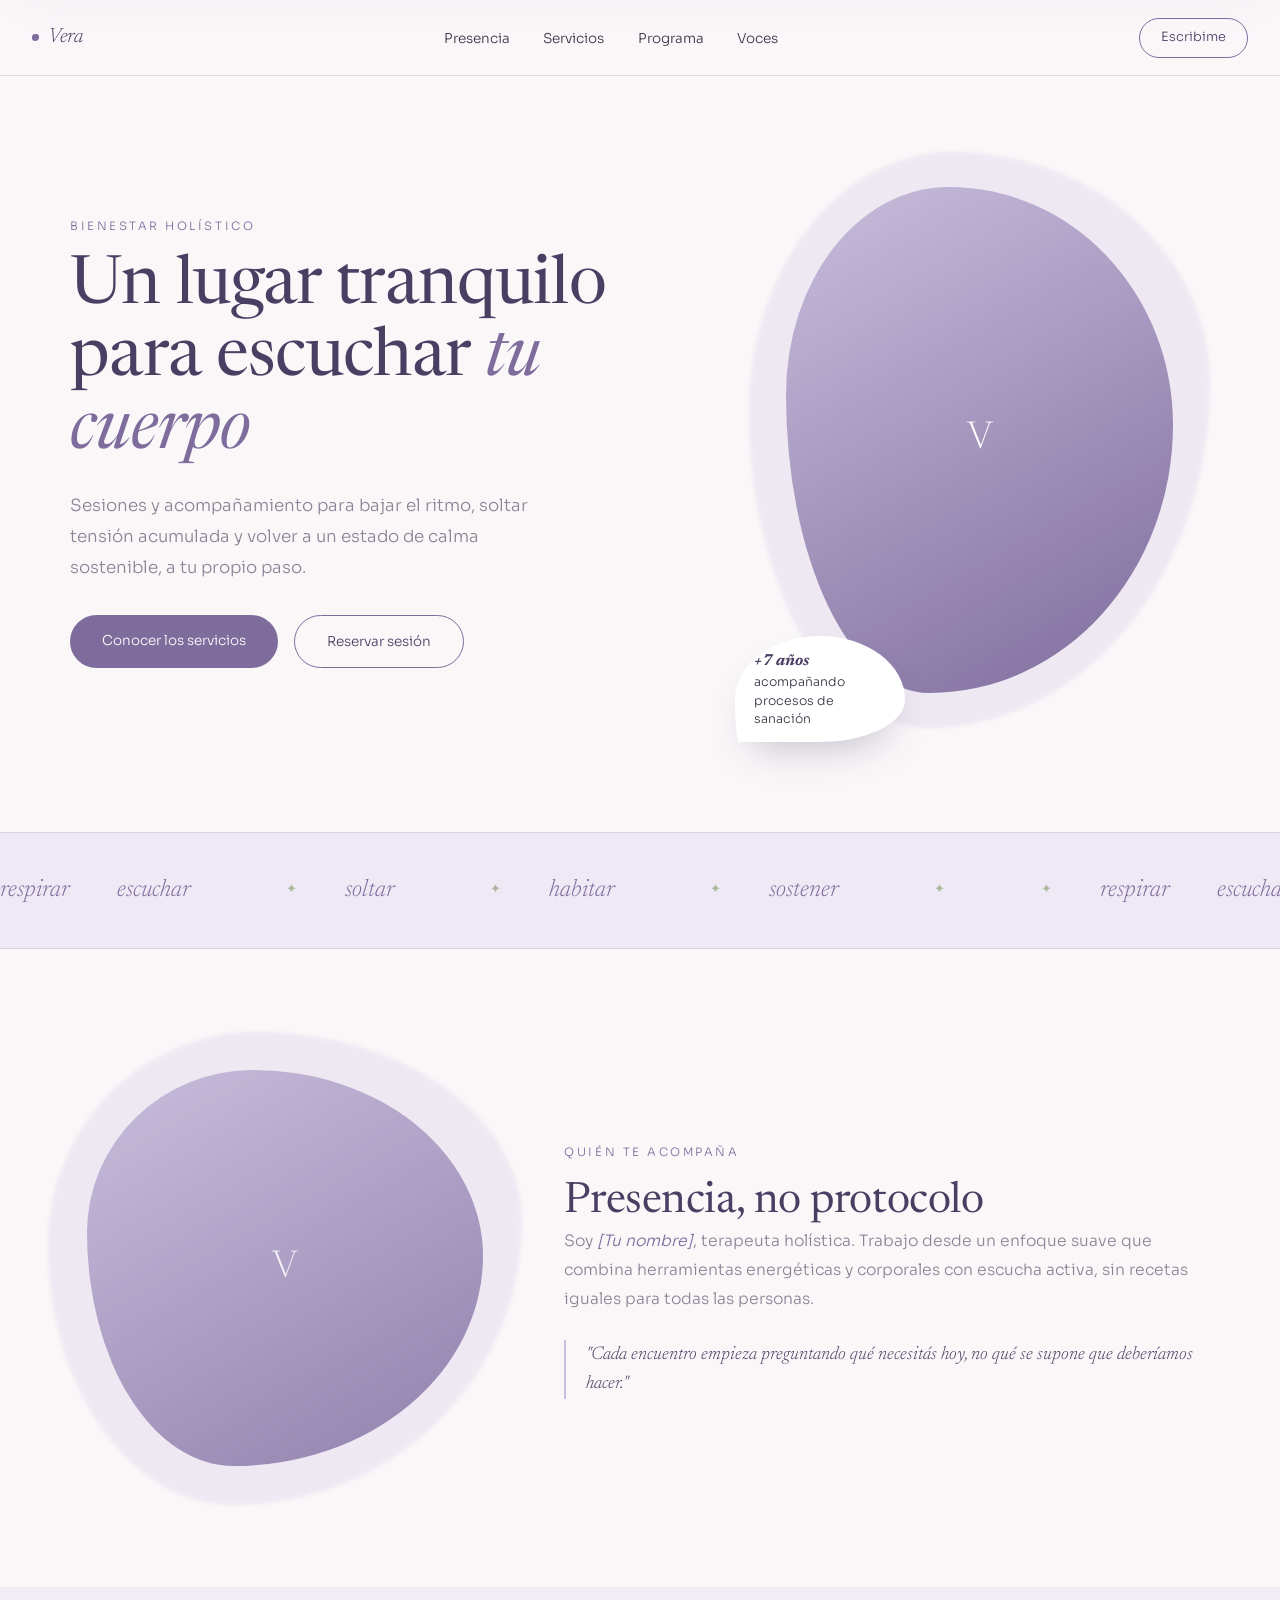
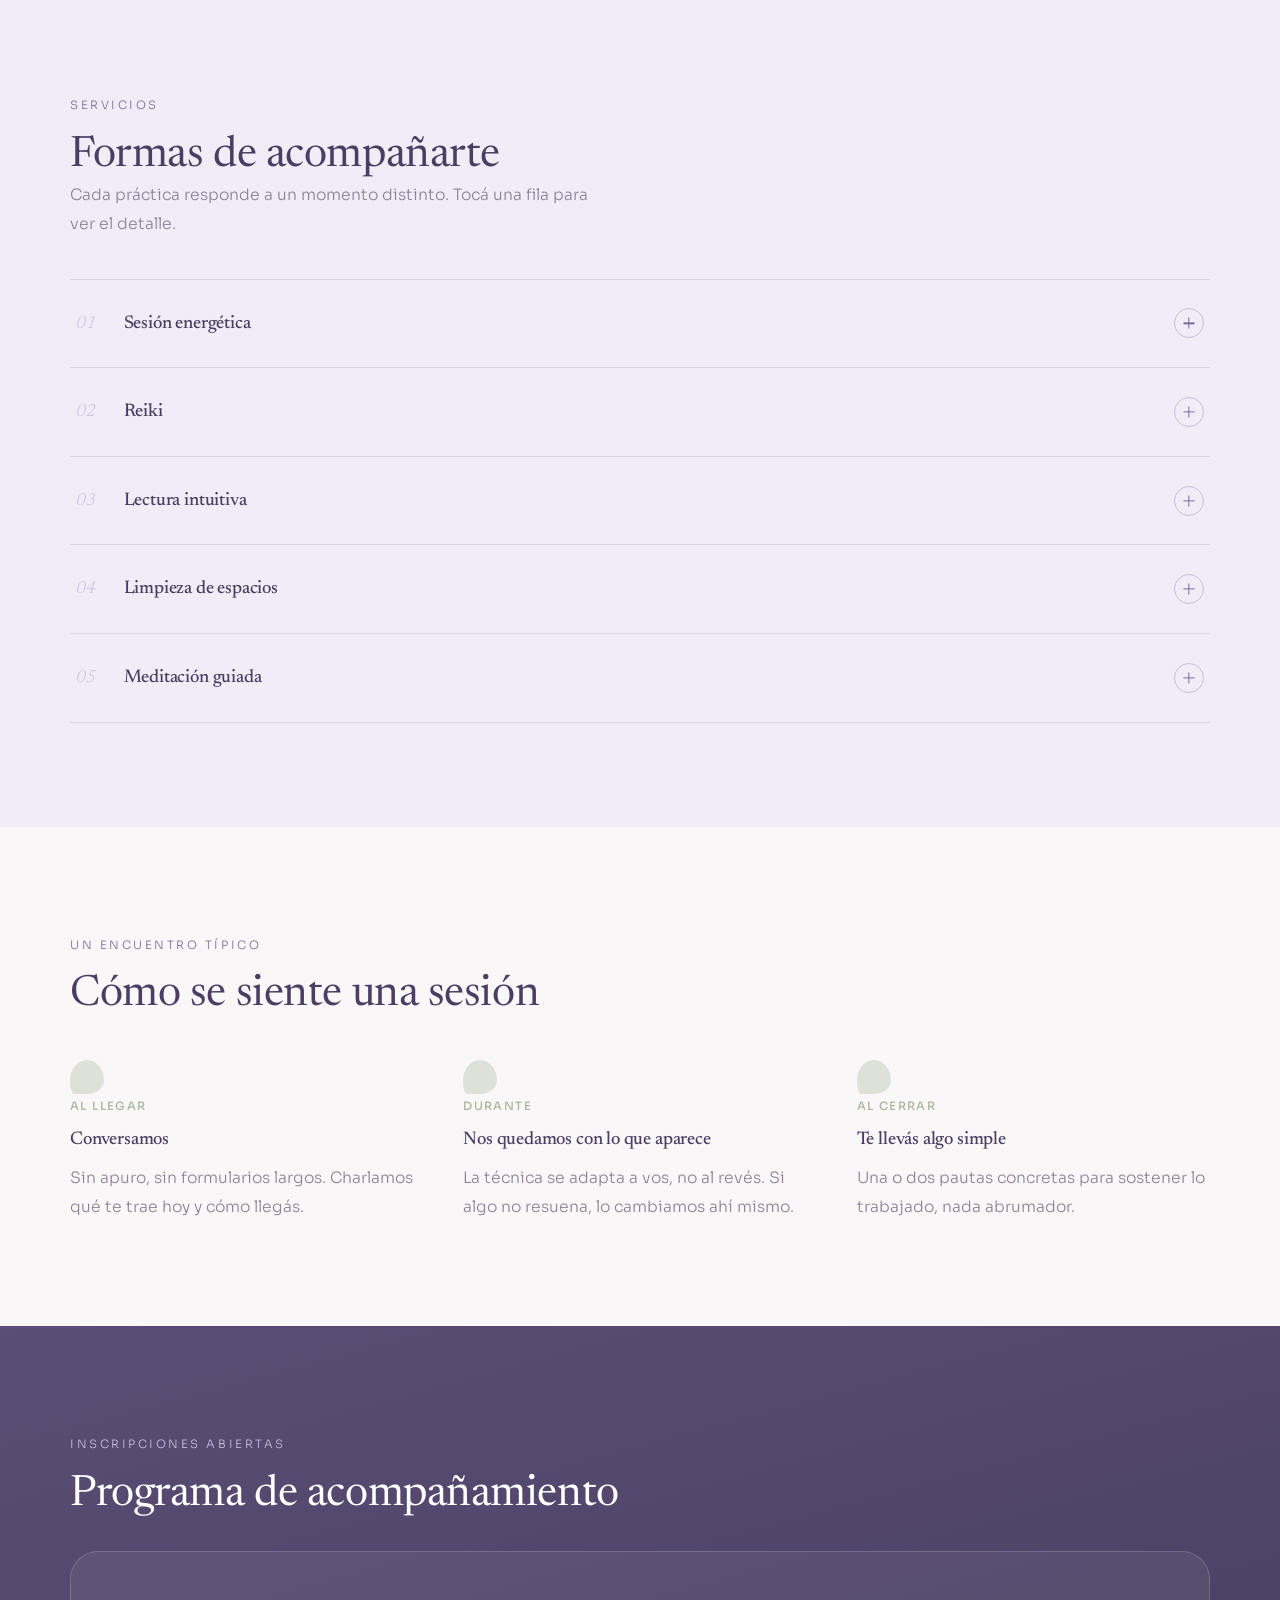
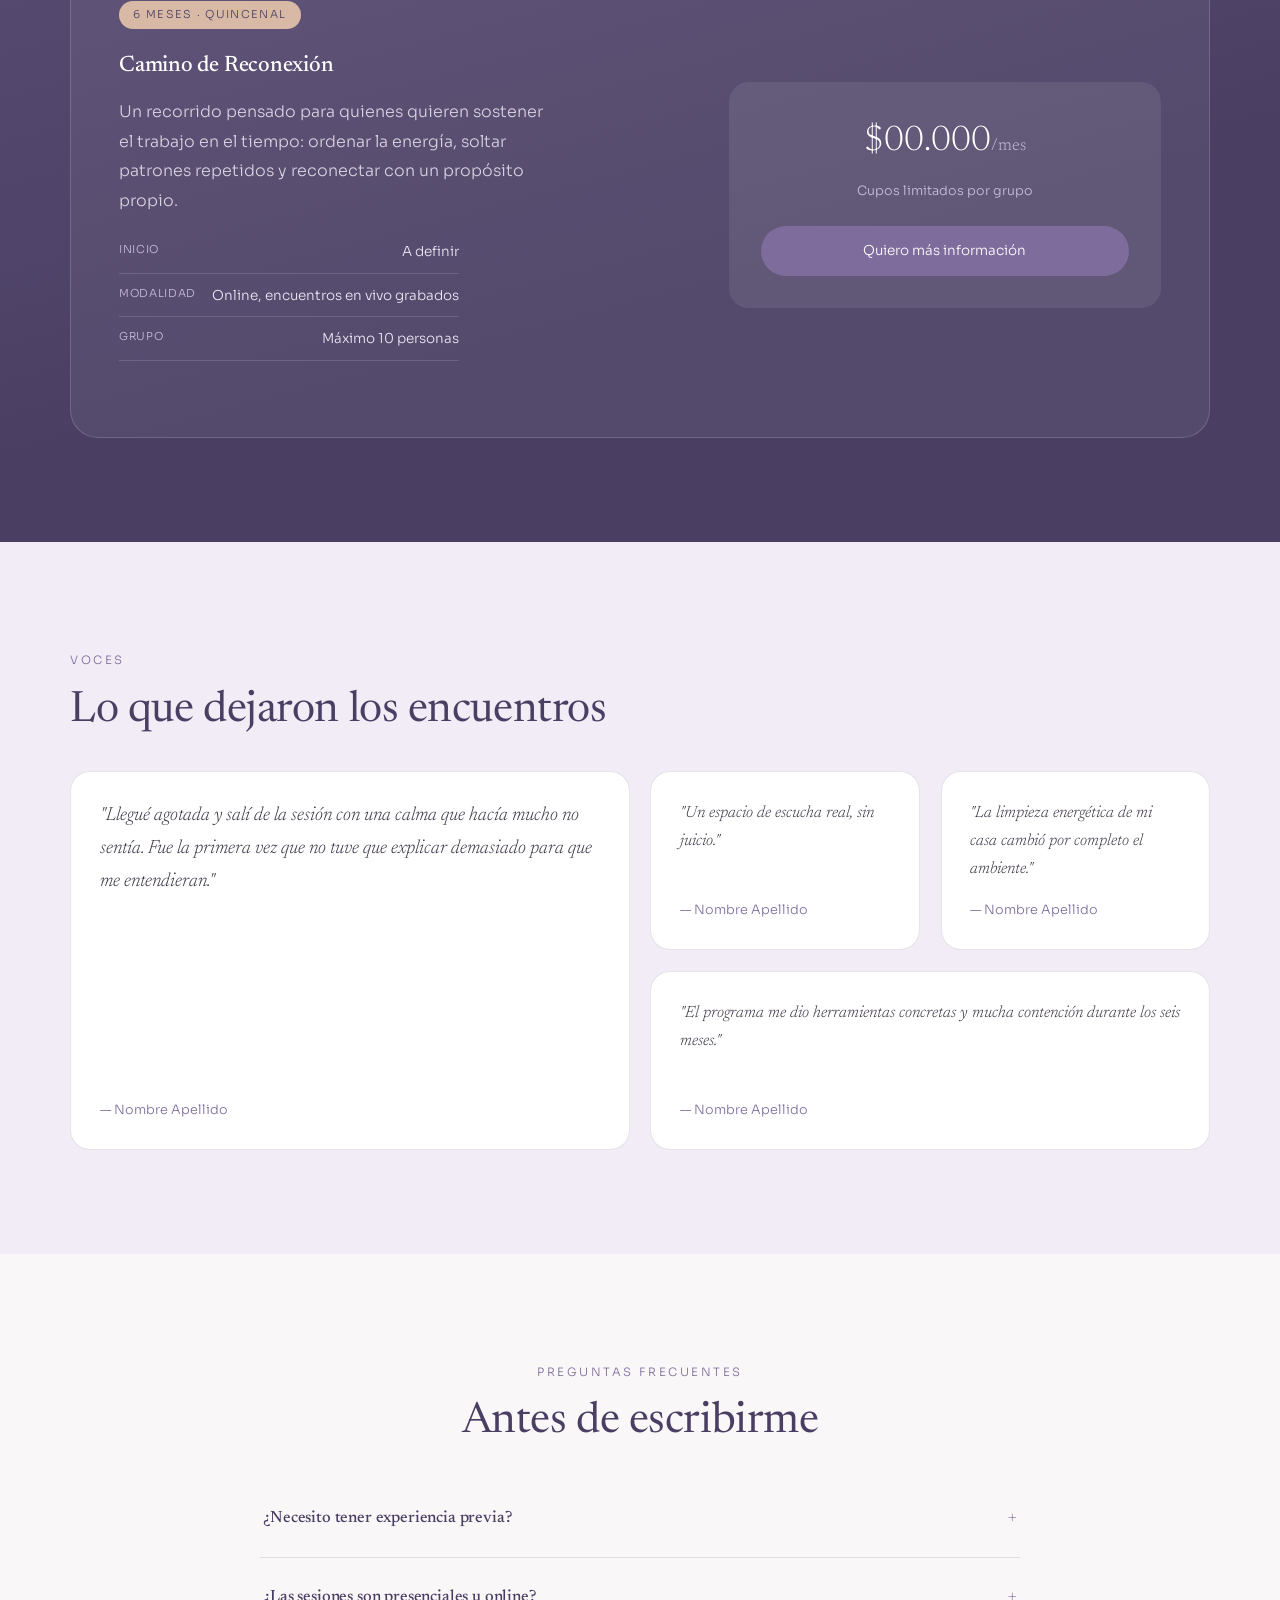
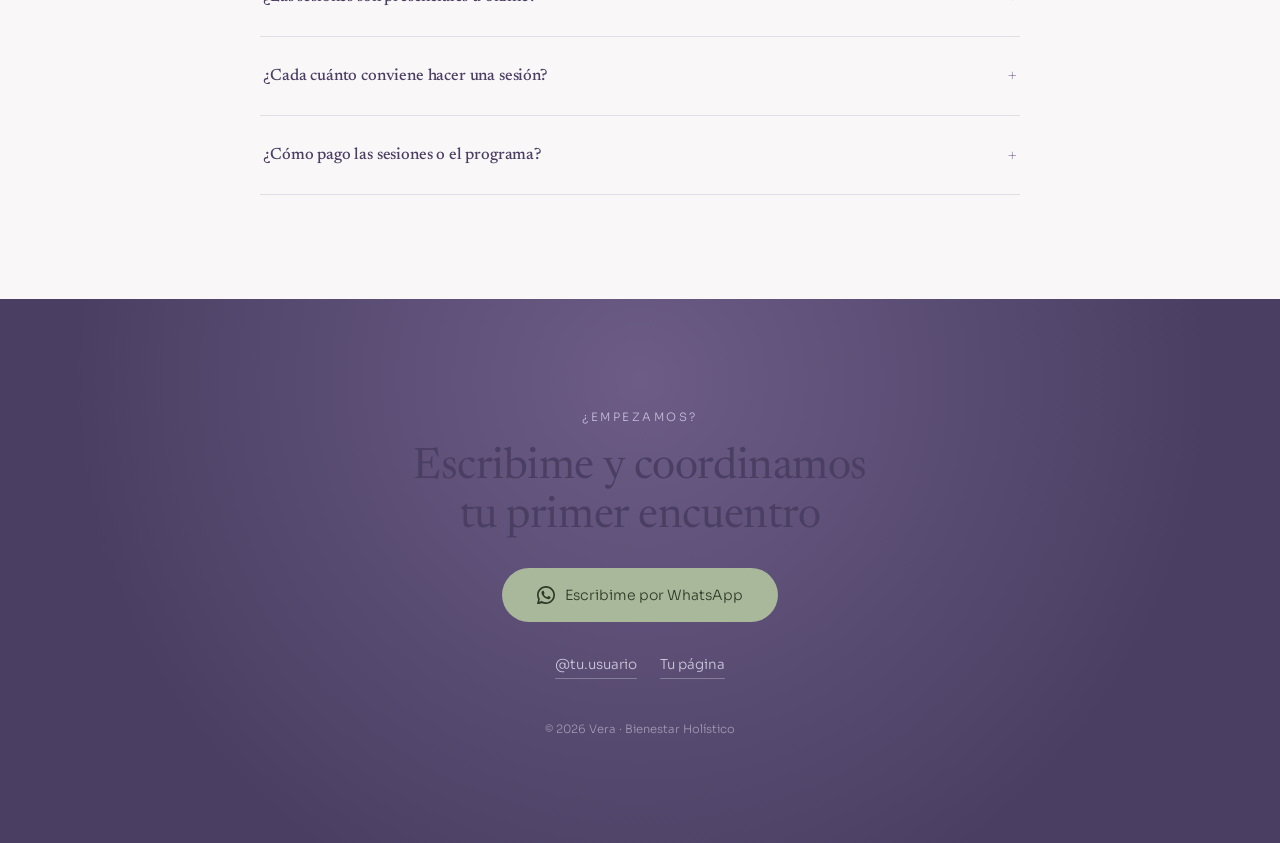
<file: Plantilla 4/index.html>
<!DOCTYPE html>
<html lang="es">
<head>
<meta charset="UTF-8"/>
<meta name="viewport" content="width=device-width, initial-scale=1.0"/>
<title>Vera — Espacio de Bienestar</title>
<link rel="preconnect" href="https://fonts.googleapis.com"/>
<link rel="preconnect" href="https://fonts.gstatic.com" crossorigin/>
<link href="https://fonts.googleapis.com/css2?family=Newsreader:ital,opsz,wght@0,6..72,300;0,6..72,400;0,6..72,500;1,6..72,400;1,6..72,500&family=Sora:wght@300;400;500;600&display=swap" rel="stylesheet"/>
<style>
/* ============================================================
   TOKENS
============================================================ */
:root{
  --violet-deep:#4A3F63;
  --violet:#7E6C9C;
  --violet-soft:#C9BEDD;
  --lavender-mist:#EFE9F6;
  --sage:#A9B79A;
  --clay:#D8B9A6;
  --bg:#FAF7F9;
  --bg-alt:#F1ECF6;
  --text:#3A3244;
  --text-dim:#8C8296;
  --white:#FFFFFF;
  --border: rgba(74,63,99,0.14);
}
*,*::before,*::after{margin:0;padding:0;box-sizing:border-box;}
html{scroll-behavior:smooth;}
body{
  background:var(--bg); color:var(--text);
  font-family:'Sora',sans-serif; font-weight:300;
  font-size:16px; line-height:1.6; overflow-x:hidden;
}
h1,h2,h3{font-family:'Newsreader',serif; font-weight:400; color:var(--violet-deep); letter-spacing:-0.01em;}
h1{font-size:clamp(2.4rem,5.6vw,4.2rem); line-height:1.08;}
h2{font-size:clamp(1.9rem,3.4vw,2.7rem); line-height:1.15;}
h3{font-size:1.15rem; font-weight:500;}
em{font-style:italic; color:var(--violet);}
a{color:inherit;}
.eyebrow{font-size:0.72rem; letter-spacing:0.22em; text-transform:uppercase; color:var(--violet); margin-bottom:1rem; display:inline-block;}
.eyebrow.on-dark{color:var(--violet-soft);}
.muted{color:var(--text-dim); font-size:0.98rem; line-height:1.85;}
.section{position:relative; padding:6.5rem 2rem;}
.section-inner{max-width:1140px; margin:0 auto; position:relative; z-index:2;}
.center{text-align:center;}
.section--alt{background:var(--bg-alt);}
.section--deep{background:linear-gradient(165deg,#5B4E76,var(--violet-deep) 65%); color:var(--lavender-mist);}
.section--deep h2, .section--deep h3{color:var(--white);}

/* ── blob signature shape (reused throughout) ── */
.blob-frame{
  --r: 42% 58% 63% 37% / 41% 47% 53% 59%;
  border-radius:var(--r);
  overflow:hidden;
  transition:border-radius 0.6s ease;
}
.blob-frame:hover{ --r: 58% 42% 37% 63% / 53% 59% 41% 47%; }
.blob-frame img{width:100%; height:100%; object-fit:cover; display:block;}
.blob-frame.fallback{
  display:flex; align-items:center; justify-content:center;
  background:linear-gradient(150deg,var(--violet-soft),var(--violet));
  color:var(--white); font-family:'Newsreader',serif; font-size:2.4rem;
}
.blob-bg{
  position:absolute; border-radius:44% 56% 61% 39% / 45% 40% 60% 55%;
  background:var(--violet-soft); opacity:0.25; z-index:1; filter:blur(2px);
}

/* ── NAV ── */
.nav{
  position:fixed; top:0; left:0; right:0; z-index:100;
  display:flex; align-items:center; justify-content:space-between;
  padding:1.1rem 2rem; background:rgba(250,247,249,0.82); backdrop-filter:blur(10px);
  border-bottom:1px solid var(--border);
}
.nav-logo{display:flex; align-items:center; gap:0.55rem; font-family:'Newsreader',serif; font-style:italic; font-size:1.3rem; color:var(--violet-deep); text-decoration:none;}
.nav-logo .dot{width:7px;height:7px;border-radius:50% 40% 60% 45%; background:var(--violet);}
.nav-links{display:flex; gap:2.1rem; list-style:none;}
.nav-links a{font-size:0.85rem; text-decoration:none; color:var(--text); position:relative; padding-bottom:3px;}
.nav-links a::after{content:'';position:absolute; left:0; bottom:0; width:0; height:1px; background:var(--violet); transition:width 0.3s;}
.nav-links a:hover::after{width:100%;}
.nav-cta{display:inline-block; padding:0.55rem 1.3rem; border:1px solid var(--violet); border-radius:30px; font-size:0.8rem; text-decoration:none; color:var(--violet-deep); transition:background 0.3s,color 0.3s;}
.nav-cta:hover{background:var(--violet); color:var(--white);}
.nav-toggle{display:none; flex-direction:column; gap:4px; background:none; border:none; cursor:pointer; padding:0.4rem;}
.nav-toggle span{width:20px; height:1.5px; background:var(--violet-deep);}
.mobile-panel{
  position:fixed; inset:0 0 auto 0; top:64px; z-index:99; background:var(--white);
  padding:1.5rem 2rem 2rem; display:flex; flex-direction:column; gap:1rem;
  transform:translateY(-120%); transition:transform 0.35s ease; box-shadow:0 20px 40px -20px rgba(74,63,99,0.3);
}
.mobile-panel.open{transform:translateY(0);}
.mobile-panel a{text-decoration:none; color:var(--violet-deep); font-family:'Newsreader',serif; font-size:1.15rem; padding-bottom:0.6rem; border-bottom:1px solid var(--border);}

/* ── HERO ── */
.hero{padding-top:9.5rem;}
.hero-grid{display:grid; grid-template-columns:1.15fr 0.85fr; gap:3.5rem; align-items:center;}
.hero-text p.lede{font-size:1.05rem; color:var(--text-dim); max-width:460px; margin:1.3rem 0 2rem; line-height:1.85;}
.hero-actions{display:flex; gap:1rem; flex-wrap:wrap;}
.btn-primary{display:inline-block; padding:0.9rem 2rem; background:var(--violet); color:var(--white); border-radius:30px; text-decoration:none; font-size:0.85rem; border:none; cursor:pointer; transition:background 0.3s, transform 0.2s; font-family:'Sora',sans-serif;}
.btn-primary:hover{background:var(--violet-deep); transform:translateY(-2px);}
.btn-ghost{display:inline-block; padding:0.9rem 2rem; border:1px solid var(--violet); color:var(--violet-deep); border-radius:30px; text-decoration:none; font-size:0.85rem; transition:background 0.3s;}
.btn-ghost:hover{background:var(--lavender-mist);}
.hero-visual{position:relative; aspect-ratio:4/5;}
.hero-visual .blob-frame{position:absolute; inset:6% 8%; z-index:2;}
.hero-visual .blob-bg{inset:0; z-index:1;}
.hero-tag{
  position:absolute; bottom:-14px; left:-14px; z-index:3; background:var(--white);
  padding:0.8rem 1.2rem; border-radius:50% 50% 50% 4px / 60% 60% 40% 40%;
  box-shadow:0 20px 40px -18px rgba(74,63,99,0.35); font-size:0.78rem; max-width:170px; line-height:1.5;
}
.hero-tag strong{display:block; font-family:'Newsreader',serif; font-style:italic; font-size:1rem; color:var(--violet-deep);}

/* ── MARQUEE ── */
.marquee-wrap{overflow:hidden; padding:2.4rem 0; border-top:1px solid var(--border); border-bottom:1px solid var(--border); background:var(--lavender-mist);}
.marquee-track{display:flex; gap:3rem; white-space:nowrap; animation:scrollX 32s linear infinite; width:max-content;}
.marquee-track span{font-family:'Newsreader',serif; font-style:italic; font-size:1.5rem; color:var(--violet); display:flex; align-items:center; gap:3rem;}
.marquee-track span::after{content:'✦'; font-style:normal; font-size:0.8rem; color:var(--sage); margin-left:3rem;}
@keyframes scrollX{ from{transform:translateX(0);} to{transform:translateX(-50%);} }
@media (prefers-reduced-motion: reduce){ .marquee-track{animation:none;} }

/* ── PRESENCIA ── */
.about-grid{display:grid; grid-template-columns:0.8fr 1.2fr; gap:4rem; align-items:center;}
.about-visual{position:relative; aspect-ratio:1/1;}
.about-visual .blob-frame{position:absolute; inset:4%;}
.about-visual .blob-bg{width:110%; height:110%; top:-5%; left:-5%; z-index:1;}
.about-quote{margin-top:1.6rem; padding-left:1.2rem; border-left:2px solid var(--violet-soft); font-family:'Newsreader',serif; font-style:italic; color:var(--violet-deep); font-size:1.15rem; line-height:1.6;}

/* ── SERVICIOS: acordeón editorial ── */
.service-list{border-top:1px solid var(--border);}
.service-row{border-bottom:1px solid var(--border); cursor:pointer;}
.service-head{display:flex; align-items:center; justify-content:space-between; padding:1.8rem 0.4rem; gap:1.5rem;}
.service-head-left{display:flex; align-items:baseline; gap:1.2rem;}
.service-num{font-family:'Newsreader',serif; font-style:italic; color:var(--violet-soft); font-size:1.1rem; width:28px; flex-shrink:0;}
.service-head h3{margin:0;}
.service-plus{width:30px; height:30px; border-radius:50%; border:1px solid var(--violet-soft); position:relative; flex-shrink:0; transition:transform 0.35s, background 0.3s;}
.service-plus::before,.service-plus::after{content:''; position:absolute; background:var(--violet); top:50%; left:50%; transform:translate(-50%,-50%);}
.service-plus::before{width:11px; height:1.3px;}
.service-plus::after{width:1.3px; height:11px; transition:opacity 0.3s;}
.service-row.open .service-plus{transform:rotate(135deg); background:var(--violet-pale,transparent);}
.service-body{max-height:0; overflow:hidden; transition:max-height 0.4s ease;}
.service-body-inner{padding:0 0.4rem 1.8rem 3.6rem; display:flex; gap:2.4rem; flex-wrap:wrap;}
.service-body-inner p{max-width:460px; color:var(--text-dim); font-size:0.95rem; line-height:1.8;}
.service-meta{display:flex; flex-direction:column; gap:0.5rem; font-size:0.82rem; color:var(--violet); min-width:140px;}
.service-meta b{color:var(--violet-deep); font-family:'Newsreader',serif; font-size:1rem; font-weight:500;}

/* ── PROCESO ── */
.process-grid{display:grid; grid-template-columns:repeat(3,1fr); gap:2.5rem; position:relative;}
.process-item{position:relative; padding-top:2rem;}
.process-item::before{content:''; position:absolute; top:0; left:0; width:34px; height:34px; border-radius:50% 50% 50% 4px/ 60% 60% 40% 40%; background:var(--sage); opacity:0.35;}
.process-item span.tag{font-size:0.72rem; letter-spacing:0.12em; text-transform:uppercase; color:var(--sage); font-weight:500;}
.process-item h3{margin:0.5rem 0 0.6rem;}

/* ── PROGRAMA DESTACADO ── */
.program-box{
  background:rgba(255,255,255,0.06); border:1px solid rgba(255,255,255,0.16);
  border-radius:28px; padding:3rem; display:grid; grid-template-columns:1.3fr 1fr; gap:3rem; align-items:center;
}
.program-badge{display:inline-block; font-size:0.68rem; letter-spacing:0.12em; text-transform:uppercase; background:var(--clay); color:var(--violet-deep); padding:0.35rem 0.9rem; border-radius:20px; margin-bottom:1.2rem;}
.program-box p{color:rgba(239,233,246,0.85); max-width:440px; margin-bottom:1.6rem; line-height:1.85;}
.program-meta{list-style:none; display:flex; flex-direction:column; gap:0.7rem; margin-bottom:1.8rem;}
.program-meta li{display:flex; justify-content:space-between; font-size:0.85rem; border-bottom:1px solid rgba(255,255,255,0.14); padding-bottom:0.6rem; max-width:340px;}
.program-meta li span:first-child{color:var(--violet-soft); text-transform:uppercase; letter-spacing:0.06em; font-size:0.68rem;}
.program-price{background:rgba(255,255,255,0.08); border-radius:20px; padding:2rem; text-align:center;}
.program-price .amount{font-family:'Newsreader',serif; font-size:2.2rem; color:var(--white);}
.program-price .amount small{font-size:0.5em; color:var(--violet-soft); font-weight:300;}
.program-price p{font-size:0.8rem; color:var(--violet-soft); margin:0.6rem 0 1.4rem;}

/* ── TESTIMONIOS: mosaico ── */
.testi-grid{display:grid; grid-template-columns:repeat(4,1fr); grid-auto-rows:1fr; gap:1.3rem;}
.testi-card{background:var(--white); border:1px solid var(--border); border-radius:20px; padding:1.8rem; display:flex; flex-direction:column; justify-content:space-between;}
.testi-card:nth-child(1){grid-column:span 2; grid-row:span 2;}
.testi-card:nth-child(4){grid-column:span 2;}
.testi-card p{font-family:'Newsreader',serif; font-style:italic; color:var(--text); line-height:1.7; font-size:1.02rem; margin-bottom:1rem;}
.testi-card:nth-child(1) p{font-size:1.2rem;}
.testi-card span{font-size:0.8rem; color:var(--violet);}

/* ── FAQ ── */
.faq-list{max-width:760px; margin:0 auto;}
.faq-item{border-bottom:1px solid var(--border);}
.faq-q{display:flex; justify-content:space-between; align-items:center; padding:1.4rem 0.2rem; cursor:pointer; gap:1rem;}
.faq-q h3{font-size:1.02rem; margin:0;}
.faq-icon{font-family:'Newsreader',serif; font-size:1.3rem; color:var(--violet); transition:transform 0.3s; flex-shrink:0;}
.faq-item.open .faq-icon{transform:rotate(45deg);}
.faq-a{max-height:0; overflow:hidden; transition:max-height 0.35s ease;}
.faq-a p{padding:0 0.2rem 1.4rem; color:var(--text-dim); font-size:0.92rem; line-height:1.8; max-width:600px;}

/* ── CIERRE ── */
.closing{background:radial-gradient(circle at 50% 15%,#6C5C86,var(--violet-deep) 72%); color:var(--lavender-mist); text-align:center;}
.closing .btn-whatsapp{display:inline-flex; align-items:center; gap:0.6rem; padding:1rem 2.2rem; background:var(--sage); color:#2E3A26; text-decoration:none; border-radius:30px; font-size:0.88rem; margin-top:1.6rem; transition:background 0.3s, transform 0.2s;}
.closing .btn-whatsapp:hover{background:#94A585; transform:translateY(-2px);}
.closing-links{display:flex; gap:1.4rem; justify-content:center; margin-top:2rem; flex-wrap:wrap;}
.closing-links a{color:rgba(239,233,246,0.8); text-decoration:none; font-size:0.85rem; border-bottom:1px solid rgba(239,233,246,0.3); padding-bottom:2px;}
.footer-note{margin-top:2.6rem; font-size:0.72rem; color:rgba(239,233,246,0.5);}

/* ── reveal on scroll ── */
.reveal{opacity:0; transform:translateY(24px); transition:opacity 0.7s ease, transform 0.7s ease;}
.reveal.visible{opacity:1; transform:none;}

/* ── responsive ── */
@media (max-width:960px){
  .nav-links, .nav-cta{display:none;}
  .nav-toggle{display:flex;}
  .hero-grid, .about-grid, .program-box{grid-template-columns:1fr; text-align:left;}
  .hero-visual, .about-visual{max-width:340px; margin:0 auto;}
  .process-grid{grid-template-columns:1fr; gap:2.2rem;}
  .testi-grid{grid-template-columns:1fr 1fr;}
  .testi-card:nth-child(1){grid-column:span 2;}
}
@media (max-width:620px){
  .section{padding:4.5rem 1.4rem;}
  .testi-grid{grid-template-columns:1fr;}
  .testi-card:nth-child(1),.testi-card:nth-child(4){grid-column:span 1;}
  .service-body-inner{padding-left:0.4rem; flex-direction:column; gap:1rem;}
}
</style>
</head>
<body>

<!-- NAV -->
<header class="nav">
  <a href="#inicio" class="nav-logo"><span class="dot"></span>Vera</a>
  <ul class="nav-links">
    <li><a href="#presencia">Presencia</a></li>
    <li><a href="#servicios">Servicios</a></li>
    <li><a href="#programa">Programa</a></li>
    <li><a href="#voces">Voces</a></li>
  </ul>
  <a href="#cierre" class="nav-cta">Escribime</a>
  <button class="nav-toggle" id="navToggle" aria-label="Menú"><span></span><span></span><span></span></button>
</header>
<div class="mobile-panel" id="mobilePanel">
  <a href="#presencia">Presencia</a>
  <a href="#servicios">Servicios</a>
  <a href="#programa">Programa</a>
  <a href="#voces">Voces</a>
  <a href="#cierre">Escribime</a>
</div>

<!-- HERO -->
<section class="section hero" id="inicio">
  <div class="section-inner hero-grid">
    <div class="hero-text reveal">
      <span class="eyebrow">Bienestar holístico</span>
      <h1>Un lugar tranquilo<br/>para escuchar <em>tu cuerpo</em></h1>
      <p class="lede">Sesiones y acompañamiento para bajar el ritmo, soltar tensión acumulada y volver a un estado de calma sostenible, a tu propio paso.</p>
      <div class="hero-actions">
        <a href="#servicios" class="btn-primary">Conocer los servicios</a>
        <a href="#cierre" class="btn-ghost">Reservar sesión</a>
      </div>
    </div>
    <div class="hero-visual reveal">
      <div class="blob-bg" style="inset:0;"></div>
      <div class="blob-frame fallback">V</div>
      <div class="hero-tag"><strong>+7 años</strong>acompañando procesos de sanación</div>
    </div>
  </div>
</section>

<!-- MARQUEE -->
<div class="marquee-wrap">
  <div class="marquee-track">
    <span>respirar<span>escuchar</span><span>soltar</span><span>habitar</span><span>sostener</span></span>
    <span>respirar<span>escuchar</span><span>soltar</span><span>habitar</span><span>sostener</span></span>
  </div>
</div>

<!-- PRESENCIA -->
<section class="section" id="presencia">
  <div class="section-inner about-grid">
    <div class="about-visual reveal">
      <div class="blob-bg"></div>
      <div class="blob-frame fallback">V</div>
    </div>
    <div class="reveal">
      <span class="eyebrow">Quién te acompaña</span>
      <h2>Presencia, no protocolo</h2>
      <p class="muted">Soy <em>[Tu nombre]</em>, terapeuta holística. Trabajo desde un enfoque suave que combina herramientas energéticas y corporales con escucha activa, sin recetas iguales para todas las personas.</p>
      <p class="about-quote">"Cada encuentro empieza preguntando qué necesitás hoy, no qué se supone que deberíamos hacer."</p>
    </div>
  </div>
</section>

<!-- SERVICIOS -->
<section class="section section--alt" id="servicios">
  <div class="section-inner">
    <span class="eyebrow">Servicios</span>
    <h2>Formas de acompañarte</h2>
    <p class="muted" style="max-width:520px; margin-bottom:2.5rem;">Cada práctica responde a un momento distinto. Tocá una fila para ver el detalle.</p>

    <div class="service-list reveal" id="serviceList">
      <div class="service-row">
        <div class="service-head">
          <div class="service-head-left"><span class="service-num">01</span><h3>Sesión energética</h3></div>
          <span class="service-plus"></span>
        </div>
        <div class="service-body"><div class="service-body-inner">
          <p>Trabajo sobre el campo energético para liberar bloqueos y devolverle fluidez al cuerpo. Ideal cuando sentís cansancio persistente o estancamiento.</p>
          <div class="service-meta"><b>60 min</b><span>Presencial u online</span></div>
        </div></div>
      </div>
      <div class="service-row">
        <div class="service-head">
          <div class="service-head-left"><span class="service-num">02</span><h3>Reiki</h3></div>
          <span class="service-plus"></span>
        </div>
        <div class="service-body"><div class="service-body-inner">
          <p>Canalización de energía orientada a bajar el estrés y traer calma mental. Una sesión suave, sin necesidad de "hacer" nada.</p>
          <div class="service-meta"><b>45 min</b><span>Presencial</span></div>
        </div></div>
      </div>
      <div class="service-row">
        <div class="service-head">
          <div class="service-head-left"><span class="service-num">03</span><h3>Lectura intuitiva</h3></div>
          <span class="service-plus"></span>
        </div>
        <div class="service-body"><div class="service-body-inner">
          <p>Un espacio de claridad sobre tu momento actual: qué patrones se repiten y qué caminos se están abriendo.</p>
          <div class="service-meta"><b>50 min</b><span>Online</span></div>
        </div></div>
      </div>
      <div class="service-row">
        <div class="service-head">
          <div class="service-head-left"><span class="service-num">04</span><h3>Limpieza de espacios</h3></div>
          <span class="service-plus"></span>
        </div>
        <div class="service-body"><div class="service-body-inner">
          <p>Armonización energética de tu casa u oficina, para renovar el ambiente y soltar cargas acumuladas.</p>
          <div class="service-meta"><b>A convenir</b><span>Visita a domicilio</span></div>
        </div></div>
      </div>
      <div class="service-row">
        <div class="service-head">
          <div class="service-head-left"><span class="service-num">05</span><h3>Meditación guiada</h3></div>
          <span class="service-plus"></span>
        </div>
        <div class="service-body"><div class="service-body-inner">
          <p>Encuentros individuales o grupales para entrenar presencia y calma como hábito, no como evento aislado.</p>
          <div class="service-meta"><b>40 min</b><span>Individual o grupal</span></div>
        </div></div>
      </div>
    </div>
  </div>
</section>

<!-- PROCESO -->
<section class="section" id="proceso">
  <div class="section-inner">
    <span class="eyebrow">Un encuentro típico</span>
    <h2 style="margin-bottom:2.5rem;">Cómo se siente una sesión</h2>
    <div class="process-grid">
      <div class="process-item reveal">
        <span class="tag">Al llegar</span>
        <h3>Conversamos</h3>
        <p class="muted">Sin apuro, sin formularios largos. Charlamos qué te trae hoy y cómo llegás.</p>
      </div>
      <div class="process-item reveal">
        <span class="tag">Durante</span>
        <h3>Nos quedamos con lo que aparece</h3>
        <p class="muted">La técnica se adapta a vos, no al revés. Si algo no resuena, lo cambiamos ahí mismo.</p>
      </div>
      <div class="process-item reveal">
        <span class="tag">Al cerrar</span>
        <h3>Te llevás algo simple</h3>
        <p class="muted">Una o dos pautas concretas para sostener lo trabajado, nada abrumador.</p>
      </div>
    </div>
  </div>
</section>

<!-- PROGRAMA -->
<section class="section section--deep" id="programa">
  <div class="section-inner">
    <span class="eyebrow on-dark">Inscripciones abiertas</span>
    <h2 style="margin-bottom:2rem;">Programa de acompañamiento</h2>
    <div class="program-box reveal">
      <div>
        <span class="program-badge">6 meses · quincenal</span>
        <h3 style="color:#fff; font-size:1.4rem; margin-bottom:0.8rem;">Camino de Reconexión</h3>
        <p>Un recorrido pensado para quienes quieren sostener el trabajo en el tiempo: ordenar la energía, soltar patrones repetidos y reconectar con un propósito propio.</p>
        <ul class="program-meta">
          <li><span>Inicio</span><span>A definir</span></li>
          <li><span>Modalidad</span><span>Online, encuentros en vivo grabados</span></li>
          <li><span>Grupo</span><span>Máximo 10 personas</span></li>
        </ul>
      </div>
      <div class="program-price">
        <div class="amount">$00.000<small>/mes</small></div>
        <p>Cupos limitados por grupo</p>
        <a href="#cierre" class="btn-primary" style="width:100%;">Quiero más información</a>
      </div>
    </div>
  </div>
</section>

<!-- VOCES -->
<section class="section section--alt" id="voces">
  <div class="section-inner">
    <span class="eyebrow">Voces</span>
    <h2 style="margin-bottom:2.2rem;">Lo que dejaron los encuentros</h2>
    <div class="testi-grid reveal">
      <div class="testi-card">
        <p>"Llegué agotada y salí de la sesión con una calma que hacía mucho no sentía. Fue la primera vez que no tuve que explicar demasiado para que me entendieran."</p>
        <span>— Nombre Apellido</span>
      </div>
      <div class="testi-card">
        <p>"Un espacio de escucha real, sin juicio."</p>
        <span>— Nombre Apellido</span>
      </div>
      <div class="testi-card">
        <p>"La limpieza energética de mi casa cambió por completo el ambiente."</p>
        <span>— Nombre Apellido</span>
      </div>
      <div class="testi-card">
        <p>"El programa me dio herramientas concretas y mucha contención durante los seis meses."</p>
        <span>— Nombre Apellido</span>
      </div>
    </div>
  </div>
</section>

<!-- FAQ -->
<section class="section" id="faq">
  <div class="section-inner center">
    <span class="eyebrow">Preguntas frecuentes</span>
    <h2 style="margin-bottom:2rem;">Antes de escribirme</h2>
  </div>
  <div class="faq-list reveal">
    <div class="faq-item">
      <div class="faq-q"><h3>¿Necesito tener experiencia previa?</h3><span class="faq-icon">+</span></div>
      <div class="faq-a"><p>No, la mayoría de las personas que vienen es su primera vez con este tipo de prácticas. Vamos a tu ritmo.</p></div>
    </div>
    <div class="faq-item">
      <div class="faq-q"><h3>¿Las sesiones son presenciales u online?</h3><span class="faq-icon">+</span></div>
      <div class="faq-a"><p>Depende del servicio: algunas prácticas funcionan igual de bien online, otras las recomiendo presenciales. Lo vemos juntas al coordinar.</p></div>
    </div>
    <div class="faq-item">
      <div class="faq-q"><h3>¿Cada cuánto conviene hacer una sesión?</h3><span class="faq-icon">+</span></div>
      <div class="faq-a"><p>No hay una regla fija. Muchas personas empiezan con una sesión y evaluamos juntas si conviene sostener un ritmo mensual o quincenal.</p></div>
    </div>
    <div class="faq-item">
      <div class="faq-q"><h3>¿Cómo pago las sesiones o el programa?</h3><span class="faq-icon">+</span></div>
      <div class="faq-a"><p>Transferencia o Mercado Pago. Te paso los datos al confirmar el turno.</p></div>
    </div>
  </div>
</section>

<!-- CIERRE -->
<section class="section closing" id="cierre">
  <div class="section-inner">
    <span class="eyebrow on-dark">¿Empezamos?</span>
    <h2>Escribime y coordinamos<br/>tu primer encuentro</h2>
    <a href="https://wa.me/5490000000000" target="_blank" class="btn-whatsapp">
      <svg viewBox="0 0 24 24" fill="currentColor" width="18" height="18"><path d="M17.472 14.382c-.297-.149-1.758-.867-2.03-.967-.273-.099-.471-.148-.67.15-.197.297-.767.966-.94 1.164-.173.199-.347.223-.644.075-.297-.15-1.255-.463-2.39-1.475-.883-.788-1.48-1.761-1.653-2.059-.173-.297-.018-.458.13-.606.134-.133.298-.347.446-.52.149-.174.198-.298.298-.497.099-.198.05-.371-.025-.52-.075-.149-.669-1.612-.916-2.207-.242-.579-.487-.5-.669-.51-.173-.008-.371-.01-.57-.01-.198 0-.52.074-.792.372-.272.297-1.04 1.016-1.04 2.479 0 1.462 1.065 2.875 1.213 3.074.149.198 2.096 3.2 5.077 4.487.709.306 1.262.489 1.694.625.712.227 1.36.195 1.871.118.571-.085 1.758-.719 2.006-1.413.248-.694.248-1.289.173-1.413-.074-.124-.272-.198-.57-.347z"/><path d="M12 0C5.373 0 0 5.373 0 12c0 2.126.556 4.121 1.529 5.855L.057 23.428a.75.75 0 00.921.921l5.573-1.472A11.943 11.943 0 0012 24c6.627 0 12-5.373 12-12S18.627 0 12 0zm0 21.75a9.718 9.718 0 01-5.001-1.384l-.36-.214-3.733.985.985-3.733-.214-.36A9.718 9.718 0 012.25 12C2.25 6.615 6.615 2.25 12 2.25S21.75 6.615 21.75 12 17.385 21.75 12 21.75z"/></svg>
      Escribime por WhatsApp
    </a>
    <div class="closing-links">
      <a href="#">@tu.usuario</a>
      <a href="#">Tu página</a>
    </div>
    <p class="footer-note">© 2026 Vera · Bienestar Holístico</p>
  </div>
</section>

<script>
// Reveal on scroll
const revealEls = document.querySelectorAll('.reveal');
const io = new IntersectionObserver((entries)=>{
  entries.forEach(e=>{ if(e.isIntersecting){ e.target.classList.add('visible'); io.unobserve(e.target);} });
},{threshold:0.12});
revealEls.forEach(el=>io.observe(el));

// Mobile menu
const navToggle = document.getElementById('navToggle');
const mobilePanel = document.getElementById('mobilePanel');
navToggle.addEventListener('click', ()=> mobilePanel.classList.toggle('open'));
mobilePanel.querySelectorAll('a').forEach(a=>a.addEventListener('click', ()=>mobilePanel.classList.remove('open')));

// Services accordion (single open at a time)
document.querySelectorAll('#serviceList .service-row').forEach(row=>{
  const body = row.querySelector('.service-body');
  row.querySelector('.service-head').addEventListener('click', ()=>{
    const isOpen = row.classList.contains('open');
    document.querySelectorAll('#serviceList .service-row.open').forEach(r=>{
      r.classList.remove('open');
      r.querySelector('.service-body').style.maxHeight = null;
    });
    if(!isOpen){
      row.classList.add('open');
      body.style.maxHeight = body.scrollHeight + 'px';
    }
  });
});

// FAQ accordion
document.querySelectorAll('.faq-item').forEach(item=>{
  const a = item.querySelector('.faq-a');
  item.querySelector('.faq-q').addEventListener('click', ()=>{
    const isOpen = item.classList.contains('open');
    document.querySelectorAll('.faq-item.open').forEach(i=>{
      i.classList.remove('open');
      i.querySelector('.faq-a').style.maxHeight = null;
    });
    if(!isOpen){
      item.classList.add('open');
      a.style.maxHeight = a.scrollHeight + 'px';
    }
  });
});
</script>
</body>
</html>
</file>
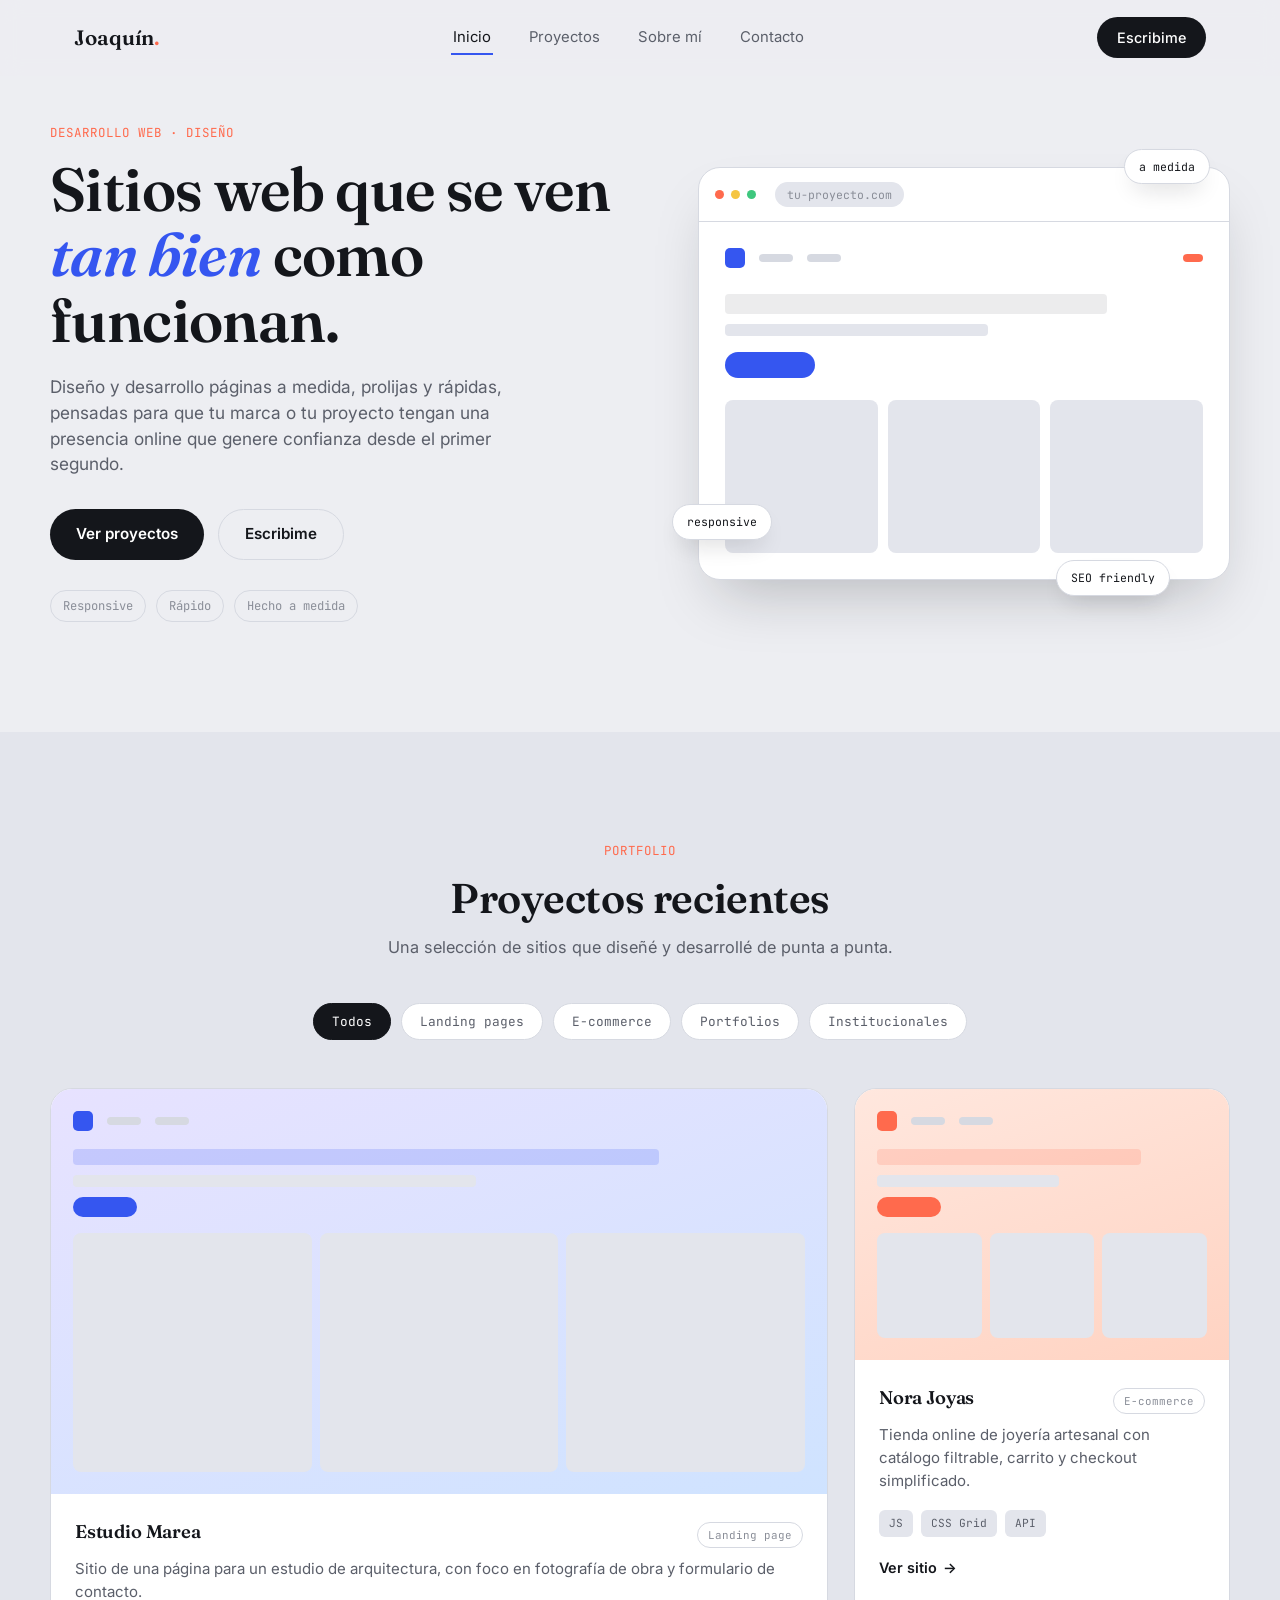
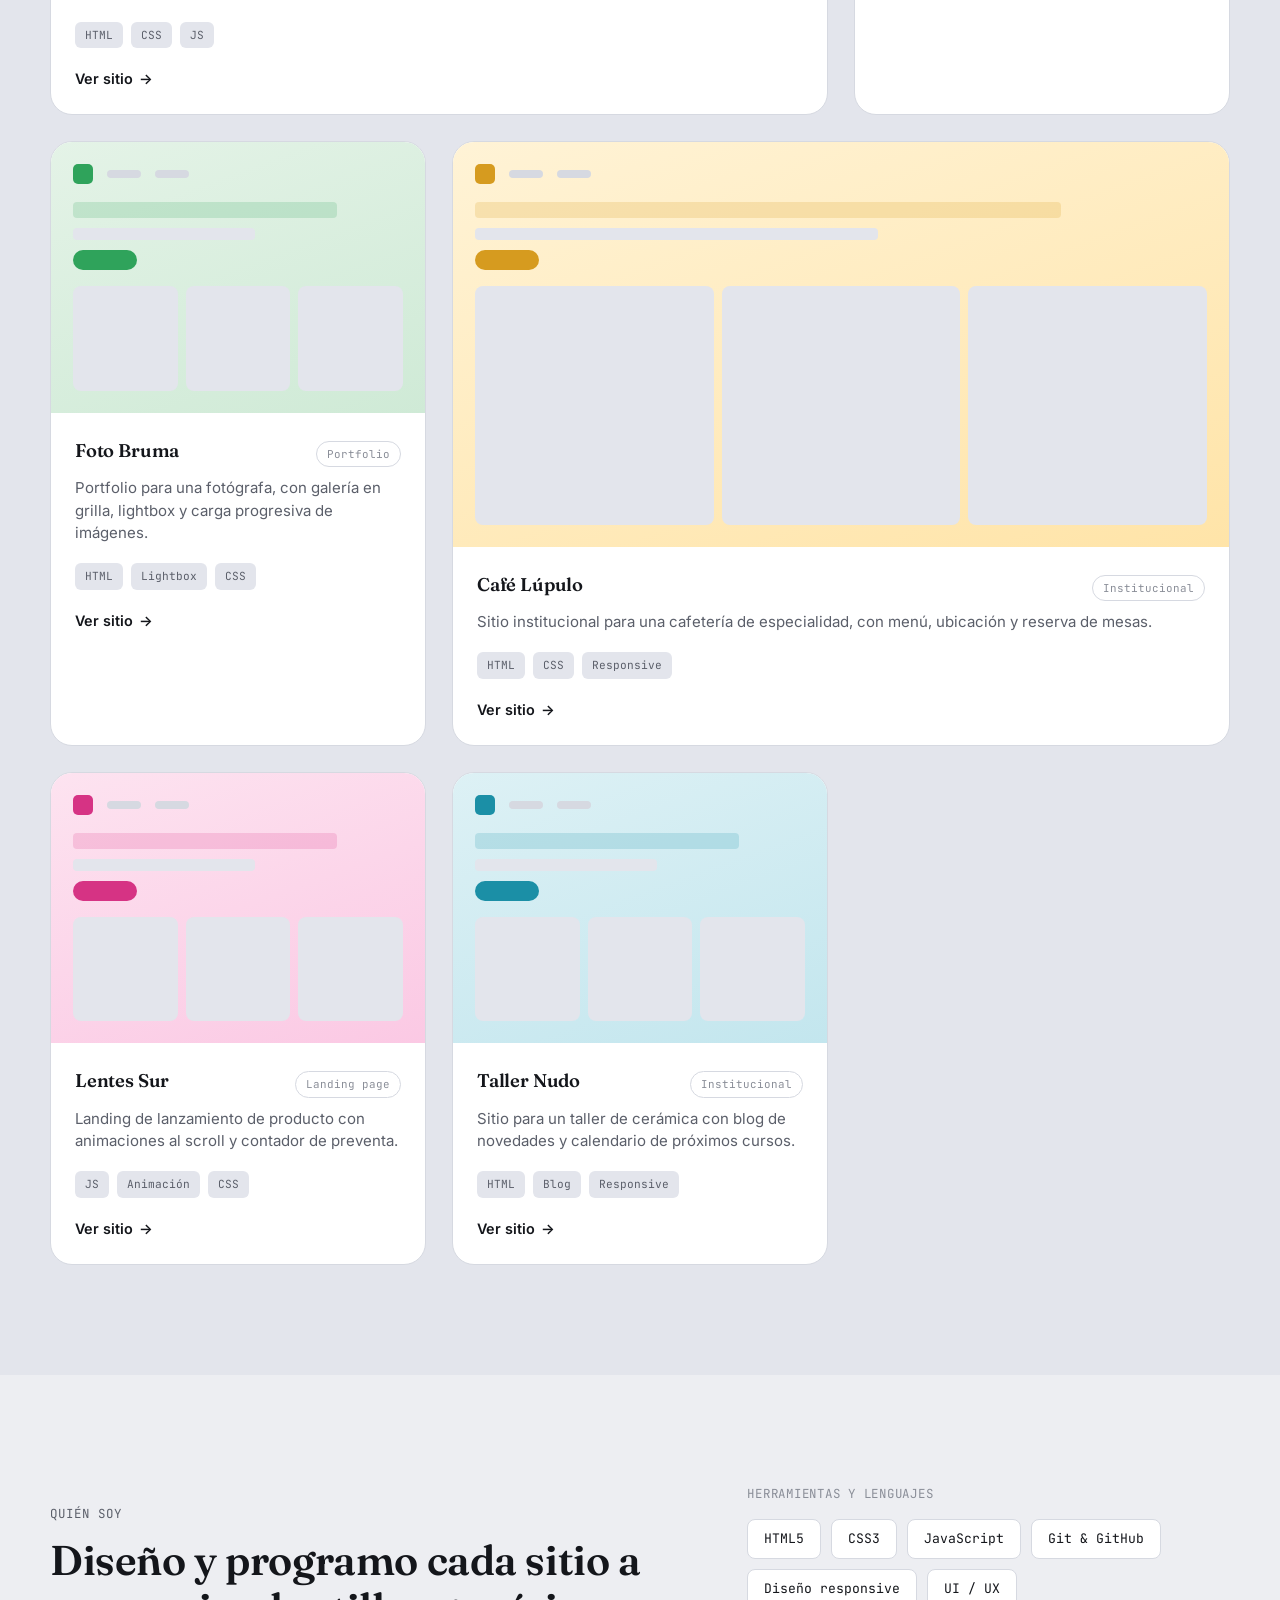
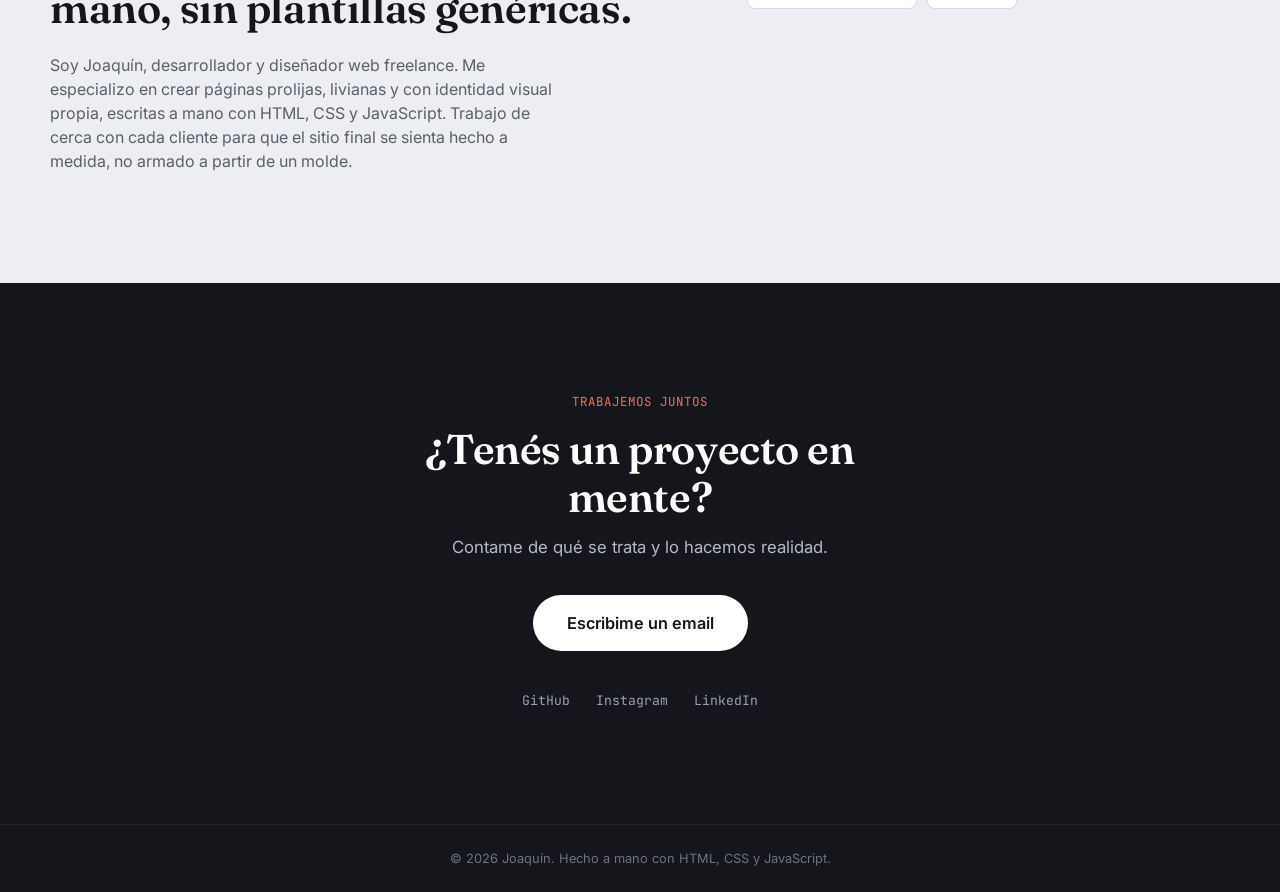
<file: Plantillas mias/Portfolio/Version 1/index.html>
<!DOCTYPE html>
<html lang="es">
<head>
<meta charset="UTF-8">
<meta name="viewport" content="width=device-width, initial-scale=1.0">
<title>Joaquín — Desarrollo y diseño web</title>
<meta name="description" content="Portfolio de Joaquín, desarrollador web freelance. Sitios a medida, prolijos y rápidos, hechos con HTML, CSS y JavaScript.">
<link rel="preconnect" href="https://fonts.googleapis.com">
<link rel="preconnect" href="https://fonts.gstatic.com" crossorigin>
<link href="https://fonts.googleapis.com/css2?family=Fraunces:ital,opsz,wght@0,9..144,400;0,9..144,500;0,9..144,600;1,9..144,500;1,9..144,600&family=Inter:wght@400;500;600;700&family=JetBrains+Mono:wght@400;500&display=swap" rel="stylesheet">
<link rel="stylesheet" href="style.css">
</head>
<body>

<a class="skip-link" href="#main">Saltar al contenido</a>

<header class="nav" id="nav">
  <div class="nav-inner">
    <a href="#inicio" class="logo">Joaquín<span class="logo-dot">.</span></a>

    <nav class="nav-links" id="navLinks">
      <a href="#inicio" class="nav-link" data-section="inicio">Inicio</a>
      <a href="#proyectos" class="nav-link" data-section="proyectos">Proyectos</a>
      <a href="#sobre-mi" class="nav-link" data-section="sobre-mi">Sobre mí</a>
      <a href="#contacto" class="nav-link" data-section="contacto">Contacto</a>
    </nav>

    <a href="#contacto" class="nav-cta">Escribime</a>

    <button class="nav-toggle" id="navToggle" aria-label="Abrir menú" aria-expanded="false" aria-controls="navLinks">
      <span></span><span></span><span></span>
    </button>
  </div>
</header>

<main id="main">

  <!-- HERO -->
  <section class="hero" id="inicio">
    <div class="hero-inner">
      <div class="hero-text">
        <p class="eyebrow" data-reveal>Desarrollo web · Diseño</p>
        <h1 data-reveal>Sitios web que se ven <em>tan bien</em> como funcionan.</h1>
        <p class="hero-sub" data-reveal>
          Diseño y desarrollo páginas a medida, prolijas y rápidas, pensadas
          para que tu marca o tu proyecto tengan una presencia online que
          genere confianza desde el primer segundo.
        </p>
        <div class="hero-actions" data-reveal>
          <a href="#proyectos" class="btn btn-primary">Ver proyectos</a>
          <a href="#contacto" class="btn btn-ghost">Escribime</a>
        </div>
        <ul class="hero-tags" data-reveal>
          <li>Responsive</li>
          <li>Rápido</li>
          <li>Hecho a medida</li>
        </ul>
      </div>

      <div class="hero-visual" id="heroVisual" data-reveal>
        <div class="browser-chrome">
          <div class="chrome-bar">
            <span class="dot dot-r"></span>
            <span class="dot dot-y"></span>
            <span class="dot dot-g"></span>
            <div class="chrome-url">tu-proyecto.com</div>
          </div>
          <div class="chrome-body">
            <div class="wf-nav">
              <span class="wf-logo"></span>
              <span class="wf-item"></span>
              <span class="wf-item"></span>
              <span class="wf-item short"></span>
            </div>
            <div class="wf-hero">
              <span class="wf-line wf-line-lg"></span>
              <span class="wf-line wf-line-md"></span>
              <span class="wf-btn"></span>
            </div>
            <div class="wf-grid">
              <span></span><span></span><span></span>
            </div>
          </div>
        </div>
        <span class="float-chip chip-1">a medida</span>
        <span class="float-chip chip-2">responsive</span>
        <span class="float-chip chip-3">SEO friendly</span>
      </div>
    </div>
  </section>

  <!-- PROYECTOS -->
  <section class="projects" id="proyectos">
    <div class="section-head">
      <p class="eyebrow" data-reveal>Portfolio</p>
      <h2 data-reveal>Proyectos recientes</h2>
      <p class="section-sub" data-reveal>Una selección de sitios que diseñé y desarrollé de punta a punta.</p>
    </div>

    <div class="filters" data-reveal>
      <button class="filter-btn active" data-filter="todos">Todos</button>
      <button class="filter-btn" data-filter="landing">Landing pages</button>
      <button class="filter-btn" data-filter="ecommerce">E-commerce</button>
      <button class="filter-btn" data-filter="portfolio">Portfolios</button>
      <button class="filter-btn" data-filter="institucional">Institucionales</button>
    </div>

    <div class="cards-grid" id="cardsGrid">

      <article class="card" data-cat="landing" data-reveal>
        <div class="card-thumb thumb-1">
          <div class="wf-nav"><span class="wf-logo"></span><span class="wf-item"></span><span class="wf-item"></span></div>
          <div class="wf-hero"><span class="wf-line wf-line-lg"></span><span class="wf-line wf-line-md"></span><span class="wf-btn"></span></div>
          <div class="wf-grid"><span></span><span></span><span></span></div>
        </div>
        <div class="card-body">
          <div class="card-top">
            <h3>Estudio Marea</h3>
            <span class="card-tag-pill">Landing page</span>
          </div>
          <p>Sitio de una página para un estudio de arquitectura, con foco en fotografía de obra y formulario de contacto.</p>
          <div class="card-stack">
            <span>HTML</span><span>CSS</span><span>JS</span>
          </div>
          <a href="#" class="card-link">Ver sitio <span aria-hidden="true">→</span></a>
        </div>
      </article>

      <article class="card" data-cat="ecommerce" data-reveal>
        <div class="card-thumb thumb-2">
          <div class="wf-nav"><span class="wf-logo"></span><span class="wf-item"></span><span class="wf-item"></span></div>
          <div class="wf-hero"><span class="wf-line wf-line-lg"></span><span class="wf-line wf-line-md"></span><span class="wf-btn"></span></div>
          <div class="wf-grid"><span></span><span></span><span></span></div>
        </div>
        <div class="card-body">
          <div class="card-top">
            <h3>Nora Joyas</h3>
            <span class="card-tag-pill">E-commerce</span>
          </div>
          <p>Tienda online de joyería artesanal con catálogo filtrable, carrito y checkout simplificado.</p>
          <div class="card-stack">
            <span>JS</span><span>CSS Grid</span><span>API</span>
          </div>
          <a href="#" class="card-link">Ver sitio <span aria-hidden="true">→</span></a>
        </div>
      </article>

      <article class="card" data-cat="portfolio" data-reveal>
        <div class="card-thumb thumb-3">
          <div class="wf-nav"><span class="wf-logo"></span><span class="wf-item"></span><span class="wf-item"></span></div>
          <div class="wf-hero"><span class="wf-line wf-line-lg"></span><span class="wf-line wf-line-md"></span><span class="wf-btn"></span></div>
          <div class="wf-grid"><span></span><span></span><span></span></div>
        </div>
        <div class="card-body">
          <div class="card-top">
            <h3>Foto Bruma</h3>
            <span class="card-tag-pill">Portfolio</span>
          </div>
          <p>Portfolio para una fotógrafa, con galería en grilla, lightbox y carga progresiva de imágenes.</p>
          <div class="card-stack">
            <span>HTML</span><span>Lightbox</span><span>CSS</span>
          </div>
          <a href="#" class="card-link">Ver sitio <span aria-hidden="true">→</span></a>
        </div>
      </article>

      <article class="card" data-cat="institucional" data-reveal>
        <div class="card-thumb thumb-4">
          <div class="wf-nav"><span class="wf-logo"></span><span class="wf-item"></span><span class="wf-item"></span></div>
          <div class="wf-hero"><span class="wf-line wf-line-lg"></span><span class="wf-line wf-line-md"></span><span class="wf-btn"></span></div>
          <div class="wf-grid"><span></span><span></span><span></span></div>
        </div>
        <div class="card-body">
          <div class="card-top">
            <h3>Café Lúpulo</h3>
            <span class="card-tag-pill">Institucional</span>
          </div>
          <p>Sitio institucional para una cafetería de especialidad, con menú, ubicación y reserva de mesas.</p>
          <div class="card-stack">
            <span>HTML</span><span>CSS</span><span>Responsive</span>
          </div>
          <a href="#" class="card-link">Ver sitio <span aria-hidden="true">→</span></a>
        </div>
      </article>

      <article class="card" data-cat="landing" data-reveal>
        <div class="card-thumb thumb-5">
          <div class="wf-nav"><span class="wf-logo"></span><span class="wf-item"></span><span class="wf-item"></span></div>
          <div class="wf-hero"><span class="wf-line wf-line-lg"></span><span class="wf-line wf-line-md"></span><span class="wf-btn"></span></div>
          <div class="wf-grid"><span></span><span></span><span></span></div>
        </div>
        <div class="card-body">
          <div class="card-top">
            <h3>Lentes Sur</h3>
            <span class="card-tag-pill">Landing page</span>
          </div>
          <p>Landing de lanzamiento de producto con animaciones al scroll y contador de preventa.</p>
          <div class="card-stack">
            <span>JS</span><span>Animación</span><span>CSS</span>
          </div>
          <a href="#" class="card-link">Ver sitio <span aria-hidden="true">→</span></a>
        </div>
      </article>

      <article class="card" data-cat="institucional" data-reveal>
        <div class="card-thumb thumb-6">
          <div class="wf-nav"><span class="wf-logo"></span><span class="wf-item"></span><span class="wf-item"></span></div>
          <div class="wf-hero"><span class="wf-line wf-line-lg"></span><span class="wf-line wf-line-md"></span><span class="wf-btn"></span></div>
          <div class="wf-grid"><span></span><span></span><span></span></div>
        </div>
        <div class="card-body">
          <div class="card-top">
            <h3>Taller Nudo</h3>
            <span class="card-tag-pill">Institucional</span>
          </div>
          <p>Sitio para un taller de cerámica con blog de novedades y calendario de próximos cursos.</p>
          <div class="card-stack">
            <span>HTML</span><span>Blog</span><span>Responsive</span>
          </div>
          <a href="#" class="card-link">Ver sitio <span aria-hidden="true">→</span></a>
        </div>
      </article>

    </div>

    <p class="filter-empty" id="filterEmpty" hidden>Todavía no hay proyectos en esta categoría.</p>
  </section>

  <!-- SOBRE MI -->
  <section class="about" id="sobre-mi">
    <div class="about-inner">
      <div class="about-text" data-reveal>
        <p class="eyebrow">Quién soy</p>
        <h2>Diseño y programo cada sitio a mano, sin plantillas genéricas.</h2>
        <p>
          Soy Joaquín, desarrollador y diseñador web freelance. Me especializo
          en crear páginas prolijas, livianas y con identidad visual propia,
          escritas a mano con HTML, CSS y JavaScript. Trabajo de cerca con
          cada cliente para que el sitio final se sienta hecho a medida, no
          armado a partir de un molde.
        </p>
      </div>
      <div class="about-skills" data-reveal>
        <p class="skills-label">Herramientas y lenguajes</p>
        <ul class="skills-list">
          <li>HTML5</li>
          <li>CSS3</li>
          <li>JavaScript</li>
          <li>Git &amp; GitHub</li>
          <li>Diseño responsive</li>
          <li>UI / UX</li>
        </ul>
      </div>
    </div>
  </section>

  <!-- CONTACTO -->
  <section class="contact" id="contacto">
    <div class="contact-inner" data-reveal>
      <p class="eyebrow">Trabajemos juntos</p>
      <h2>¿Tenés un proyecto en mente?</h2>
      <p class="contact-sub">Contame de qué se trata y lo hacemos realidad.</p>
      <a href="mailto:tu-email@ejemplo.com" class="btn btn-primary btn-lg">Escribime un email</a>
      <div class="social-links">
        <a href="#" aria-label="GitHub">GitHub</a>
        <a href="#" aria-label="Instagram">Instagram</a>
        <a href="#" aria-label="LinkedIn">LinkedIn</a>
      </div>
    </div>
  </section>

</main>

<footer class="footer">
  <p>© 2026 Joaquín. Hecho a mano con HTML, CSS y JavaScript.</p>
</footer>

<button class="to-top" id="toTop" aria-label="Volver arriba" hidden>↑</button>

<script src="script.js"></script>
</body>
</html>
</file>
<file: Plantillas mias/Portfolio/Version 1/style.css>
/* ==========================================================
   TOKENS
   ========================================================== */
:root {
  --bg: #EDEEF2;
  --bg-alt: #E3E5EC;
  --surface: #FFFFFF;
  --ink: #14161B;
  --ink-soft: #5B5F6A;
  --ink-faint: #8A8E98;
  --line: #D6D9E1;
  --blue: #3556F0;
  --coral: #FF6A4D;

  --font-display: "Fraunces", Georgia, serif;
  --font-body: "Inter", system-ui, sans-serif;
  --font-mono: "JetBrains Mono", "SFMono-Regular", monospace;

  --radius-lg: 22px;
  --radius-md: 14px;
  --radius-sm: 8px;

  --ease: cubic-bezier(.22,.61,.36,1);
  --nav-h: 76px;
}

/* ==========================================================
   RESET
   ========================================================== */
* { box-sizing: border-box; margin: 0; padding: 0; }

html {
  scroll-behavior: smooth;
}

body {
  background: var(--bg);
  color: var(--ink);
  font-family: var(--font-body);
  font-size: 16px;
  line-height: 1.5;
  -webkit-font-smoothing: antialiased;
}

img { max-width: 100%; display: block; }
ul { list-style: none; }
a { color: inherit; text-decoration: none; }

section {
  scroll-margin-top: var(--nav-h);
}

::selection { background: var(--blue); color: #fff; }

:focus-visible {
  outline: 2px solid var(--blue);
  outline-offset: 3px;
  border-radius: 4px;
}

.skip-link {
  position: absolute;
  left: -999px;
  top: 0;
  background: var(--ink);
  color: #fff;
  padding: 10px 16px;
  z-index: 999;
  border-radius: 0 0 8px 0;
}
.skip-link:focus { left: 0; }

/* ==========================================================
   TYPE HELPERS
   ========================================================== */
h1, h2, h3 { font-family: var(--font-display); font-weight: 600; letter-spacing: -0.01em; }
h1 { font-size: clamp(2.4rem, 5vw, 3.8rem); line-height: 1.08; }
h2 { font-size: clamp(1.9rem, 3.4vw, 2.6rem); line-height: 1.15; }
h3 { font-size: 1.15rem; }
em { font-style: italic; color: var(--blue); }

.eyebrow {
  font-family: var(--font-mono);
  font-size: 0.78rem;
  letter-spacing: 0.08em;
  text-transform: uppercase;
  color: var(--coral);
  margin-bottom: 14px;
}

.section-head { max-width: 640px; margin: 0 auto 44px; text-align: center; }
.section-sub { color: var(--ink-soft); margin-top: 12px; font-size: 1.02rem; }

section { padding: 110px 24px; }
.hero { padding-top: calc(var(--nav-h) + 48px); }

.wrap, .nav-inner, .hero-inner, .about-inner, .contact-inner,
.section-head, .cards-grid, .filters {
  max-width: 1180px;
  margin-inline: auto;
}

/* ==========================================================
   NAV
   ========================================================== */
.nav {
  position: fixed;
  inset: 0 0 auto 0;
  height: var(--nav-h);
  z-index: 100;
  background: rgba(237, 238, 242, 0.72);
  backdrop-filter: blur(10px) saturate(140%);
  -webkit-backdrop-filter: blur(10px) saturate(140%);
  border-bottom: 1px solid transparent;
  transition: border-color .3s var(--ease), background .3s var(--ease);
}
.nav.scrolled {
  border-bottom-color: var(--line);
}

.nav-inner {
  height: 100%;
  display: flex;
  align-items: center;
  justify-content: space-between;
  padding-inline: 24px;
}

.logo {
  font-family: var(--font-display);
  font-weight: 600;
  font-size: 1.3rem;
}
.logo-dot { color: var(--coral); }

.nav-links {
  display: flex;
  gap: 34px;
}
.nav-link {
  font-size: 0.93rem;
  color: var(--ink-soft);
  position: relative;
  padding: 6px 2px;
  transition: color .2s var(--ease);
}
.nav-link::after {
  content: "";
  position: absolute;
  left: 0; right: 100%;
  bottom: 0;
  height: 1.5px;
  background: var(--blue);
  transition: right .25s var(--ease);
}
.nav-link:hover { color: var(--ink); }
.nav-link.active { color: var(--ink); }
.nav-link.active::after { right: 0; }

.nav-cta {
  font-size: 0.9rem;
  font-weight: 500;
  background: var(--ink);
  color: #fff;
  padding: 10px 20px;
  border-radius: 999px;
  transition: background .2s var(--ease), transform .2s var(--ease);
}
.nav-cta:hover { background: var(--blue); transform: translateY(-1px); }

.nav-toggle {
  display: none;
  flex-direction: column;
  gap: 5px;
  width: 30px;
  background: none;
  border: none;
  cursor: pointer;
  padding: 8px;
}
.nav-toggle span {
  height: 2px;
  background: var(--ink);
  border-radius: 2px;
  transition: transform .25s var(--ease), opacity .25s var(--ease);
}
.nav-toggle[aria-expanded="true"] span:nth-child(1) { transform: translateY(7px) rotate(45deg); }
.nav-toggle[aria-expanded="true"] span:nth-child(2) { opacity: 0; }
.nav-toggle[aria-expanded="true"] span:nth-child(3) { transform: translateY(-7px) rotate(-45deg); }

/* ==========================================================
   BUTTONS
   ========================================================== */
.btn {
  display: inline-flex;
  align-items: center;
  gap: 8px;
  font-family: var(--font-body);
  font-weight: 600;
  font-size: 0.95rem;
  padding: 13px 26px;
  border-radius: 999px;
  transition: transform .2s var(--ease), box-shadow .2s var(--ease), background .2s var(--ease);
}
.btn-primary {
  background: var(--ink);
  color: #fff;
}
.btn-primary:hover {
  background: var(--blue);
  transform: translateY(-2px);
  box-shadow: 0 10px 24px -8px rgba(53,86,240,0.55);
}
.btn-ghost {
  border: 1.5px solid var(--line);
  color: var(--ink);
  background: transparent;
}
.btn-ghost:hover {
  border-color: var(--ink);
  transform: translateY(-2px);
}
.btn-lg { padding: 16px 34px; font-size: 1.02rem; }

/* ==========================================================
   HERO
   ========================================================== */
.hero-inner {
  display: grid;
  grid-template-columns: 1.05fr 0.95fr;
  gap: 60px;
  align-items: center;
}

.hero-sub {
  color: var(--ink-soft);
  font-size: 1.08rem;
  max-width: 480px;
  margin-top: 20px;
}

.hero-actions {
  display: flex;
  gap: 14px;
  margin-top: 32px;
  flex-wrap: wrap;
}

.hero-tags {
  display: flex;
  gap: 10px;
  margin-top: 30px;
  flex-wrap: wrap;
}
.hero-tags li {
  font-family: var(--font-mono);
  font-size: 0.76rem;
  color: var(--ink-faint);
  border: 1px solid var(--line);
  padding: 6px 12px;
  border-radius: 999px;
}

/* --- hero visual: browser chrome mock --- */
.hero-visual {
  position: relative;
  perspective: 1200px;
}

.browser-chrome {
  background: var(--surface);
  border-radius: var(--radius-lg);
  box-shadow: 0 30px 60px -20px rgba(20,22,27,0.25);
  overflow: hidden;
  transform-style: preserve-3d;
  transition: transform .3s var(--ease);
  border: 1px solid var(--line);
}

.chrome-bar {
  display: flex;
  align-items: center;
  gap: 7px;
  padding: 14px 16px;
  border-bottom: 1px solid var(--line);
}
.dot { width: 9px; height: 9px; border-radius: 50%; }
.dot-r { background: #FF6A4D; }
.dot-y { background: #F5C542; }
.dot-g { background: #3EC77E; }
.chrome-url {
  margin-left: 12px;
  font-family: var(--font-mono);
  font-size: 0.72rem;
  color: var(--ink-faint);
  background: var(--bg-alt);
  padding: 4px 12px;
  border-radius: 999px;
}

.chrome-body { padding: 26px; }

.wf-nav {
  display: flex;
  align-items: center;
  gap: 14px;
  margin-bottom: 26px;
}
.wf-logo {
  width: 20px; height: 20px;
  border-radius: 5px;
  background: var(--blue);
}
.wf-item {
  height: 8px;
  width: 34px;
  border-radius: 4px;
  background: var(--line);
}
.wf-item.short { width: 20px; margin-left: auto; background: var(--coral); }

.wf-hero { margin-bottom: 22px; }
.wf-line { display: block; height: 12px; border-radius: 4px; background: var(--bg-alt); margin-bottom: 10px; }
.wf-line-lg { width: 80%; height: 20px; background: var(--ink); opacity: .08; }
.wf-line-md { width: 55%; }
.wf-btn { display: block; width: 90px; height: 26px; border-radius: 999px; background: var(--blue); margin-top: 16px; }

.wf-grid { display: grid; grid-template-columns: repeat(3, 1fr); gap: 10px; }
.wf-grid span { display: block; aspect-ratio: 1; border-radius: var(--radius-sm); background: var(--bg-alt); }

.float-chip {
  position: absolute;
  font-family: var(--font-mono);
  font-size: 0.72rem;
  background: var(--surface);
  border: 1px solid var(--line);
  padding: 8px 14px;
  border-radius: 999px;
  box-shadow: 0 12px 24px -10px rgba(20,22,27,0.2);
  animation: float 5s ease-in-out infinite;
}
.chip-1 { top: -18px; right: 20px; animation-delay: 0s; }
.chip-2 { bottom: 40px; left: -26px; animation-delay: .6s; }
.chip-3 { bottom: -16px; right: 60px; animation-delay: 1.2s; }

@keyframes float {
  0%, 100% { transform: translateY(0); }
  50% { transform: translateY(-8px); }
}

/* ==========================================================
   PROJECTS
   ========================================================== */
.projects { background: var(--bg-alt); }

.filters {
  display: flex;
  gap: 10px;
  flex-wrap: wrap;
  justify-content: center;
  margin-bottom: 48px;
}
.filter-btn {
  font-family: var(--font-mono);
  font-size: 0.8rem;
  background: var(--surface);
  border: 1px solid var(--line);
  padding: 9px 18px;
  border-radius: 999px;
  cursor: pointer;
  color: var(--ink-soft);
  transition: all .2s var(--ease);
}
.filter-btn:hover { border-color: var(--ink); color: var(--ink); }
.filter-btn.active {
  background: var(--ink);
  color: #fff;
  border-color: var(--ink);
}

.cards-grid {
  display: grid;
  grid-template-columns: repeat(3, 1fr);
  gap: 26px;
}
.card:nth-child(1) { grid-column: span 2; }
.card:nth-child(4) { grid-column: span 2; }

.filter-empty {
  text-align: center;
  color: var(--ink-faint);
  font-family: var(--font-mono);
  font-size: 0.85rem;
  margin-top: 30px;
}

.card {
  background: var(--surface);
  border-radius: var(--radius-lg);
  overflow: hidden;
  border: 1px solid var(--line);
  transition: transform .35s var(--ease), box-shadow .35s var(--ease), opacity .25s var(--ease);
}
.card:hover {
  transform: translateY(-6px);
  box-shadow: 0 26px 44px -20px rgba(20,22,27,0.22);
}

.card.is-hidden {
  display: none;
}
.card.fading-out {
  opacity: 0;
  transform: scale(.96);
  pointer-events: none;
}

.card-thumb {
  padding: 22px;
  position: relative;
}
.card-thumb .wf-nav { margin-bottom: 18px; }
.card-thumb .wf-hero { margin-bottom: 16px; }
.card-thumb .wf-line-lg { height: 16px; }
.card-thumb .wf-btn { width: 64px; height: 20px; margin-top: 10px; }
.card-thumb .wf-grid { gap: 8px; }

.thumb-1 { background: linear-gradient(160deg, #E7E2FF, #CFE3FF); }
.thumb-1 .wf-logo, .thumb-1 .wf-btn, .thumb-1 .wf-line-lg { background: #3556F0; opacity: 1; }
.thumb-1 .wf-line-lg { opacity: .18; }

.thumb-2 { background: linear-gradient(160deg, #FFE7DE, #FFD3C2); }
.thumb-2 .wf-logo, .thumb-2 .wf-btn { background: #FF6A4D; }
.thumb-2 .wf-line-lg { background: #FF6A4D; opacity: .18; }

.thumb-3 { background: linear-gradient(160deg, #E4F3E7, #CFEAD6); }
.thumb-3 .wf-logo, .thumb-3 .wf-btn { background: #2FA35B; }
.thumb-3 .wf-line-lg { background: #2FA35B; opacity: .18; }

.thumb-4 { background: linear-gradient(160deg, #FFF3D6, #FFE4A8); }
.thumb-4 .wf-logo, .thumb-4 .wf-btn { background: #D69B1F; }
.thumb-4 .wf-line-lg { background: #D69B1F; opacity: .2; }

.thumb-5 { background: linear-gradient(160deg, #FDE3F0, #FBC9E4); }
.thumb-5 .wf-logo, .thumb-5 .wf-btn { background: #D63384; }
.thumb-5 .wf-line-lg { background: #D63384; opacity: .18; }

.thumb-6 { background: linear-gradient(160deg, #DDF1F5, #C3E6EE); }
.thumb-6 .wf-logo, .thumb-6 .wf-btn { background: #1B8FA6; }
.thumb-6 .wf-line-lg { background: #1B8FA6; opacity: .18; }

.card-body { padding: 24px; }
.card-top {
  display: flex;
  align-items: flex-start;
  justify-content: space-between;
  gap: 10px;
  margin-bottom: 10px;
}
.card-tag-pill {
  font-family: var(--font-mono);
  font-size: 0.68rem;
  color: var(--ink-faint);
  border: 1px solid var(--line);
  padding: 4px 10px;
  border-radius: 999px;
  white-space: nowrap;
  margin-top: 4px;
}
.card-body p { color: var(--ink-soft); font-size: 0.94rem; margin-bottom: 18px; }

.card-stack { display: flex; gap: 8px; flex-wrap: wrap; margin-bottom: 18px; }
.card-stack span {
  font-family: var(--font-mono);
  font-size: 0.7rem;
  background: var(--bg-alt);
  padding: 5px 10px;
  border-radius: 6px;
  color: var(--ink-soft);
}

.card-link {
  font-weight: 600;
  font-size: 0.9rem;
  display: inline-flex;
  align-items: center;
  gap: 6px;
}
.card-link span { transition: transform .2s var(--ease); }
.card-link:hover span { transform: translateX(4px); }

/* ==========================================================
   ABOUT
   ========================================================== */
.about-inner {
  display: grid;
  grid-template-columns: 1.3fr 1fr;
  gap: 70px;
}
.about-text p { color: var(--ink-soft); margin-top: 20px; max-width: 520px; }

.skills-label {
  font-family: var(--font-mono);
  font-size: 0.78rem;
  color: var(--ink-faint);
  text-transform: uppercase;
  letter-spacing: 0.06em;
  margin-bottom: 16px;
}
.skills-list { display: flex; flex-wrap: wrap; gap: 10px; }
.skills-list li {
  font-family: var(--font-mono);
  font-size: 0.82rem;
  background: var(--surface);
  border: 1px solid var(--line);
  padding: 9px 16px;
  border-radius: var(--radius-sm);
}

/* ==========================================================
   CONTACT
   ========================================================== */
.contact { background: var(--ink); color: #fff; }
.contact-inner { text-align: center; max-width: 560px; }
.contact .eyebrow { color: var(--coral); }
.contact h2 { color: #fff; }
.contact-sub { color: #B7BAC4; margin-top: 14px; margin-bottom: 34px; font-size: 1.05rem; }
.contact .btn-primary { background: #fff; color: var(--ink); }
.contact .btn-primary:hover { background: var(--blue); color: #fff; }

.social-links {
  display: flex;
  gap: 26px;
  justify-content: center;
  margin-top: 40px;
}
.social-links a {
  font-family: var(--font-mono);
  font-size: 0.82rem;
  color: #9BA0AC;
  position: relative;
  padding-bottom: 3px;
}
.social-links a::after {
  content: "";
  position: absolute;
  left: 0; bottom: 0;
  width: 100%; height: 1px;
  background: #fff;
  transform: scaleX(0);
  transform-origin: right;
  transition: transform .25s var(--ease);
}
.social-links a:hover { color: #fff; }
.social-links a:hover::after { transform: scaleX(1); transform-origin: left; }

/* ==========================================================
   FOOTER + TO TOP
   ========================================================== */
.footer {
  background: var(--ink);
  color: #6E727C;
  text-align: center;
  font-size: 0.8rem;
  padding: 24px;
  border-top: 1px solid #23252B;
}

.to-top {
  position: fixed;
  right: 22px;
  bottom: 22px;
  width: 44px;
  height: 44px;
  border-radius: 50%;
  background: var(--ink);
  color: #fff;
  border: none;
  font-size: 1.1rem;
  cursor: pointer;
  opacity: 0;
  transform: translateY(10px);
  transition: opacity .25s var(--ease), transform .25s var(--ease), background .2s var(--ease);
  z-index: 90;
}
.to-top.visible { opacity: 1; transform: translateY(0); }
.to-top:hover { background: var(--blue); }
.to-top[hidden] { display: none; }

/* ==========================================================
   SCROLL REVEAL
   ========================================================== */
[data-reveal] {
  opacity: 0;
  transform: translateY(22px);
  transition: opacity .7s var(--ease), transform .7s var(--ease);
}
[data-reveal].is-visible {
  opacity: 1;
  transform: translateY(0);
}

/* ==========================================================
   RESPONSIVE
   ========================================================== */
@media (max-width: 900px) {
  .nav-links, .nav-cta { display: none; }
  .nav-toggle { display: flex; }

  .nav-links {
    display: flex;
    position: fixed;
    top: var(--nav-h);
    left: 0; right: 0;
    flex-direction: column;
    background: var(--bg);
    padding: 20px 24px 30px;
    border-bottom: 1px solid var(--line);
    transform: translateY(-8px);
    opacity: 0;
    pointer-events: none;
    transition: opacity .25s var(--ease), transform .25s var(--ease);
    gap: 18px;
  }
  .nav-links.is-open {
    opacity: 1;
    transform: translateY(0);
    pointer-events: auto;
  }

  .hero-inner { grid-template-columns: 1fr; }
  .hero-visual { order: -1; }

  .about-inner { grid-template-columns: 1fr; gap: 40px; }

  .cards-grid { grid-template-columns: 1fr 1fr; }
  .card:nth-child(1), .card:nth-child(4) { grid-column: span 2; }
}

@media (max-width: 620px) {
  section { padding: 80px 20px; }
  .cards-grid { grid-template-columns: 1fr; }
  .card:nth-child(1), .card:nth-child(4) { grid-column: span 1; }
  .float-chip { display: none; }
}

@media (prefers-reduced-motion: reduce) {
  html { scroll-behavior: auto; }
  *, *::before, *::after {
    animation-duration: 0.001ms !important;
    animation-iteration-count: 1 !important;
    transition-duration: 0.001ms !important;
  }
  [data-reveal] { opacity: 1; transform: none; }
}
</file>
